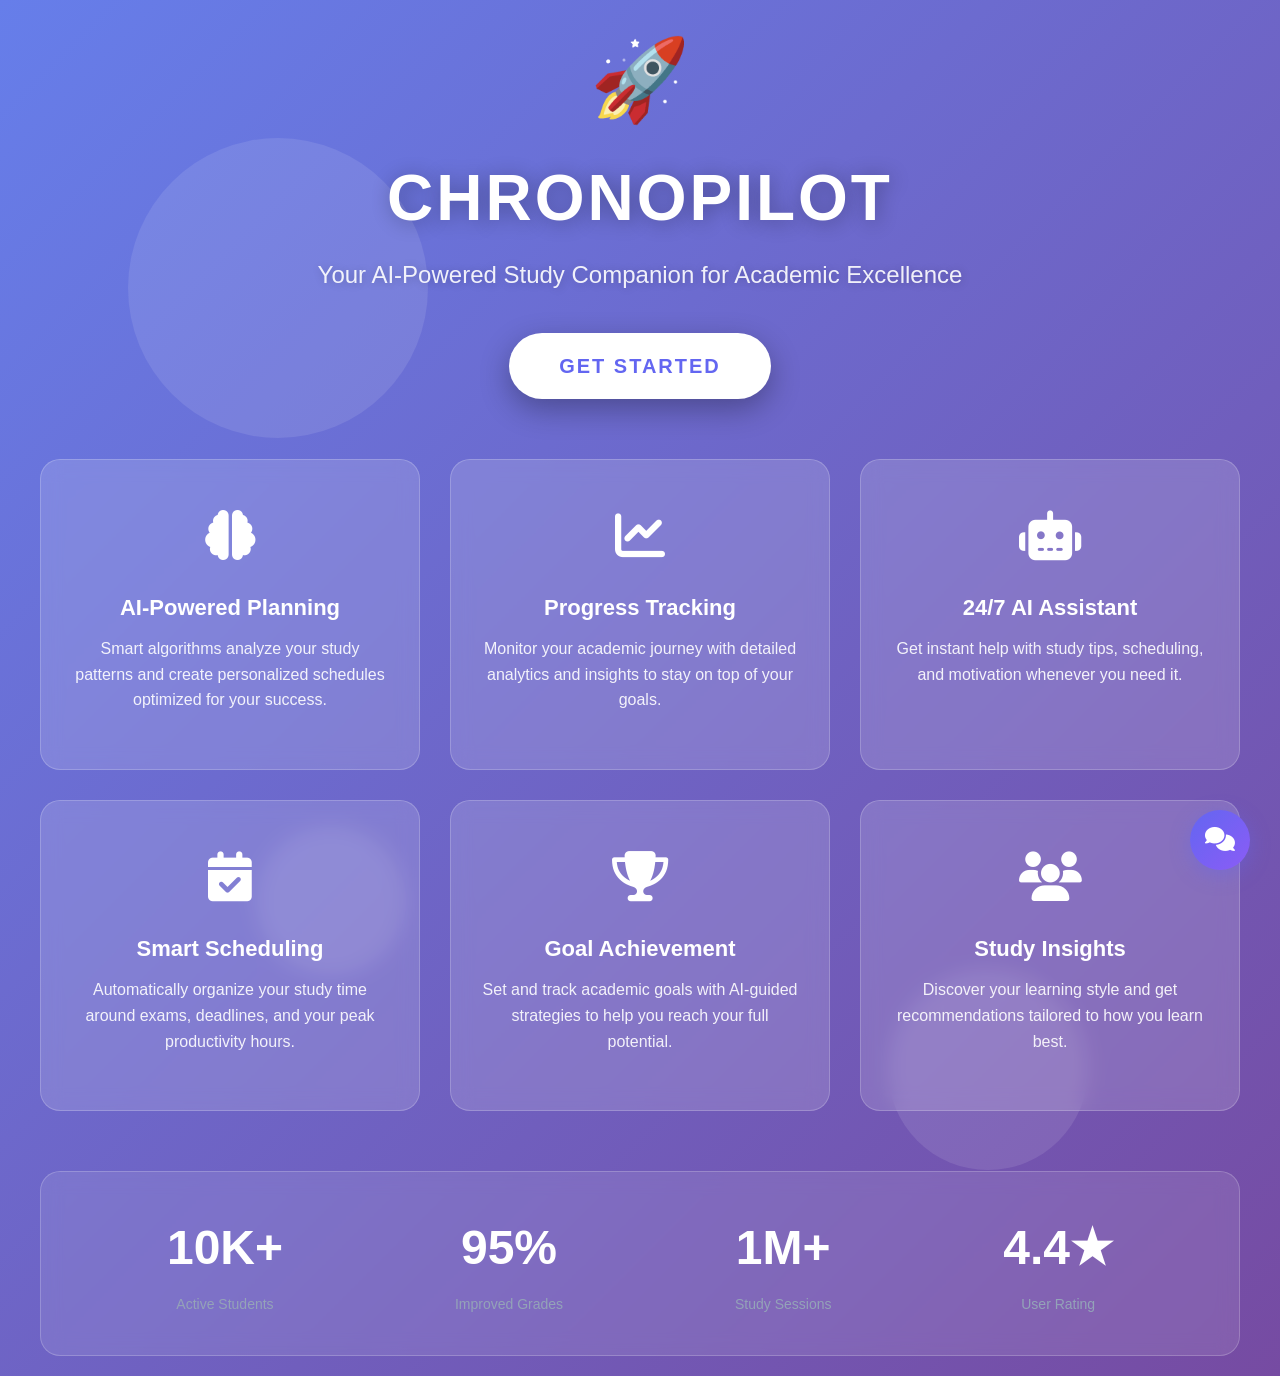
<file: templates/Neo_ui.html>
<!DOCTYPE html>
<html lang="en">
<head>
    <meta charset="UTF-8">
    <meta name="viewport" content="width=device-width, initial-scale=1.0">
    <title>CHRONOPILOT - AI Study Planner</title>
    <link href="https://cdn.jsdelivr.net/npm/bootstrap@5.3.0/dist/css/bootstrap.min.css" rel="stylesheet">
    <link rel="stylesheet" href="https://cdnjs.cloudflare.com/ajax/libs/font-awesome/6.4.0/css/all.min.css">
    <style>
        :root {
            --primary-color: #6366f1;
            --secondary-color: #8b5cf6;
            --dark-bg: #0f172a;
            --card-bg: #1e293b;
            --text-light: #e2e8f0;
        }

        * {
            margin: 0;
            padding: 0;
            box-sizing: border-box;
        }

        body {
            font-family: 'Segoe UI', Tahoma, Geneva, Verdana, sans-serif;
            background: linear-gradient(135deg, #667eea 0%, #764ba2 100%);
            min-height: 100vh;
            overflow-x: hidden;
        }

        /* Landing Page */
        .landing-page {
            min-height: 100vh;
            display: flex;
            align-items: center;
            justify-content: center;
            padding: 20px;
            position: relative;
            overflow: hidden;
        }

        .landing-bg {
            position: absolute;
            width: 100%;
            height: 100%;
            overflow: hidden;
        }

        .floating-shape {
            position: absolute;
            border-radius: 50%;
            opacity: 0.1;
            animation: float 20s infinite ease-in-out;
        }

        .shape-1 {
            width: 300px;
            height: 300px;
            background: white;
            top: 10%;
            left: 10%;
            animation-delay: 0s;
        }

        .shape-2 {
            width: 200px;
            height: 200px;
            background: white;
            bottom: 15%;
            right: 15%;
            animation-delay: 5s;
        }

        .shape-3 {
            width: 150px;
            height: 150px;
            background: white;
            top: 60%;
            left: 20%;
            animation-delay: 10s;
        }

        @keyframes float {
            0%, 100% { transform: translateY(0) rotate(0deg); }
            50% { transform: translateY(-30px) rotate(180deg); }
        }

        .landing-content {
            position: relative;
            z-index: 10;
            text-align: center;
            max-width: 1200px;
            width: 100%;
        }

        .landing-hero {
            margin-bottom: 60px;
        }

        .landing-logo {
            font-size: 80px;
            margin-bottom: 20px;
            animation: bounce 2s infinite;
        }

        @keyframes bounce {
            0%, 100% { transform: translateY(0); }
            50% { transform: translateY(-20px); }
        }

        .landing-title {
            font-size: 64px;
            font-weight: bold;
            color: white;
            margin-bottom: 20px;
            text-shadow: 2px 2px 20px rgba(0, 0, 0, 0.3);
            letter-spacing: 3px;
        }

        .landing-subtitle {
            font-size: 24px;
            color: rgba(255, 255, 255, 0.9);
            margin-bottom: 40px;
            text-shadow: 1px 1px 10px rgba(0, 0, 0, 0.2);
        }

        .cta-button {
            background: white;
            color: var(--primary-color);
            padding: 18px 50px;
            border-radius: 50px;
            font-size: 20px;
            font-weight: bold;
            border: none;
            cursor: pointer;
            box-shadow: 0 10px 30px rgba(0, 0, 0, 0.3);
            transition: all 0.3s;
            text-transform: uppercase;
            letter-spacing: 2px;
        }

        .cta-button:hover {
            transform: translateY(-5px);
            box-shadow: 0 15px 40px rgba(0, 0, 0, 0.4);
        }

        .features-grid {
            display: grid;
            grid-template-columns: repeat(auto-fit, minmax(280px, 1fr));
            gap: 30px;
            margin-top: 60px;
        }

        .feature-card {
            background: rgba(255, 255, 255, 0.15);
            backdrop-filter: blur(10px);
            border-radius: 20px;
            padding: 40px 30px;
            text-align: center;
            border: 1px solid rgba(255, 255, 255, 0.2);
            transition: all 0.3s;
        }

        .feature-card:hover {
            transform: translateY(-10px);
            background: rgba(255, 255, 255, 0.25);
            box-shadow: 0 20px 40px rgba(0, 0, 0, 0.3);
        }

        .feature-icon {
            font-size: 50px;
            color: white;
            margin-bottom: 20px;
        }

        .feature-title {
            font-size: 22px;
            font-weight: bold;
            color: white;
            margin-bottom: 15px;
        }

        .feature-description {
            color: rgba(255, 255, 255, 0.9);
            line-height: 1.6;
        }

        .stats-banner {
            display: flex;
            justify-content: space-around;
            margin-top: 60px;
            padding: 40px;
            background: rgba(255, 255, 255, 0.1);
            backdrop-filter: blur(10px);
            border-radius: 20px;
            border: 1px solid rgba(255, 255, 255, 0.2);
        }

        .stat-item {
            text-align: center;
        }

        .stat-number {
            font-size: 48px;
            font-weight: bold;
            color: white;
            margin-bottom: 10px;
        }

        .stat-label {
            color: rgba(255, 255, 255, 0.8);
            font-size: 16px;
        }

        /* Auth Pages */
        .auth-container {
            min-height: 100vh;
            display: flex;
            align-items: center;
            justify-content: center;
            padding: 20px;
        }

        .auth-card {
            background: rgba(255, 255, 255, 0.95);
            border-radius: 20px;
            padding: 40px;
            box-shadow: 0 20px 60px rgba(0, 0, 0, 0.3);
            max-width: 450px;
            width: 100%;
            backdrop-filter: blur(10px);
        }

        .logo-section {
            text-align: center;
            margin-bottom: 30px;
        }

        .logo-icon {
            font-size: 60px;
            background: linear-gradient(135deg, var(--primary-color), var(--secondary-color));
            background-clip: text;
            -webkit-background-clip: text;
            -webkit-text-fill-color: transparent;
            margin-bottom: 10px;
        }

        .logo-text {
            font-size: 32px;
            font-weight: bold;
            background: linear-gradient(135deg, var(--primary-color), var(--secondary-color));
            background-clip: text;
            -webkit-background-clip: text;
            -webkit-text-fill-color: transparent;
            letter-spacing: 2px;
        }

        .auth-subtitle {
            color: #64748b;
            margin-bottom: 30px;
            text-align: center;
        }

        .form-control {
            border-radius: 10px;
            padding: 12px 15px;
            border: 2px solid #e2e8f0;
            transition: all 0.3s;
        }

        .form-control:focus {
            border-color: var(--primary-color);
            box-shadow: 0 0 0 0.2rem rgba(99, 102, 241, 0.25);
        }

        .btn-primary {
            background: linear-gradient(135deg, var(--primary-color), var(--secondary-color));
            border: none;
            border-radius: 10px;
            padding: 12px;
            font-weight: 600;
            transition: transform 0.2s;
        }

        .btn-primary:hover {
            transform: translateY(-2px);
            box-shadow: 0 10px 20px rgba(99, 102, 241, 0.3);
        }

        /* Dashboard */
        .dashboard {
            display: none;
            background: var(--dark-bg);
            min-height: 100vh;
        }

        .dashboard.active {
            display: block;
        }

        .sidebar {
            background: var(--card-bg);
            height: 100vh;
            position: fixed;
            width: 260px;
            padding: 20px;
            box-shadow: 2px 0 10px rgba(0, 0, 0, 0.3);
            overflow-y: auto;
        }

        .sidebar-logo {
            text-align: center;
            margin-bottom: 30px;
            padding-bottom: 20px;
            border-bottom: 1px solid #334155;
        }

        .sidebar-logo h2 {
            color: var(--text-light);
            font-size: 24px;
            font-weight: bold;
        }

        .nav-item {
            margin-bottom: 10px;
        }

        .nav-link {
            color: #94a3b8;
            padding: 12px 15px;
            border-radius: 10px;
            display: flex;
            align-items: center;
            text-decoration: none;
            transition: all 0.3s;
        }

        .nav-link:hover, .nav-link.active {
            background: var(--primary-color);
            color: white;
        }

        .nav-link i {
            margin-right: 10px;
            width: 20px;
        }

        .main-content {
            margin-left: 260px;
            padding: 30px;
        }

        .top-bar {
            background: var(--card-bg);
            padding: 20px 30px;
            border-radius: 15px;
            margin-bottom: 30px;
            display: flex;
            justify-content: space-between;
            align-items: center;
        }

        .top-bar h1 {
            color: var(--text-light);
            margin: 0;
            font-size: 28px;
        }

        .user-info {
            display: flex;
            align-items: center;
            gap: 15px;
        }

        .user-avatar {
            width: 40px;
            height: 40px;
            border-radius: 50%;
            background: linear-gradient(135deg, var(--primary-color), var(--secondary-color));
            display: flex;
            align-items: center;
            justify-content: center;
            color: white;
            font-weight: bold;
        }

        .stats-grid {
            display: grid;
            grid-template-columns: repeat(auto-fit, minmax(250px, 1fr));
            gap: 20px;
            margin-bottom: 30px;
        }

        .stat-card {
            background: var(--card-bg);
            padding: 25px;
            border-radius: 15px;
            color: var(--text-light);
            transition: transform 0.3s;
        }

        .stat-card:hover {
            transform: translateY(-5px);
        }

        .stat-icon {
            font-size: 40px;
            margin-bottom: 15px;
            opacity: 0.8;
        }

        .stat-value {
            font-size: 32px;
            font-weight: bold;
            margin-bottom: 5px;
        }

        .stat-label {
            color: #94a3b8;
            font-size: 14px;
        }

        .content-card {
            background: var(--card-bg);
            border-radius: 15px;
            padding: 30px;
            margin-bottom: 20px;
        }

        .content-card h3 {
            color: var(--text-light);
            margin-bottom: 20px;
        }

        /* Chat Bot */
        .chat-button {
            position: fixed;
            bottom: 30px;
            right: 30px;
            width: 60px;
            height: 60px;
            border-radius: 50%;
            background: linear-gradient(135deg, var(--primary-color), var(--secondary-color));
            color: white;
            border: none;
            font-size: 24px;
            cursor: pointer;
            box-shadow: 0 5px 20px rgba(99, 102, 241, 0.4);
            transition: transform 0.3s;
            z-index: 1000;
        }

        .chat-button:hover {
            transform: scale(1.1);
        }

        .chat-container {
            position: fixed;
            bottom: 100px;
            right: 30px;
            width: 400px;
            height: 550px;
            background: var(--card-bg);
            border-radius: 20px;
            box-shadow: 0 10px 40px rgba(0, 0, 0, 0.3);
            display: none;
            flex-direction: column;
            z-index: 999;
            overflow: hidden;
        }

        .chat-container.active {
            display: flex;
        }

        .chat-header {
            background: linear-gradient(135deg, var(--primary-color), var(--secondary-color));
            color: white;
            padding: 20px;
            display: flex;
            justify-content: space-between;
            align-items: center;
        }

        .chat-header h4 {
            margin: 0;
            font-size: 18px;
        }

        .chat-close {
            background: none;
            border: none;
            color: white;
            font-size: 20px;
            cursor: pointer;
        }

        .chat-messages {
            flex: 1;
            padding: 20px;
            overflow-y: auto;
            background: #0f172a;
        }

        .message {
            margin-bottom: 15px;
            display: flex;
            gap: 10px;
        }

        .message.bot {
            flex-direction: row;
        }

        .message.user {
            flex-direction: row-reverse;
        }

        .message-avatar {
            width: 35px;
            height: 35px;
            border-radius: 50%;
            display: flex;
            align-items: center;
            justify-content: center;
            font-size: 16px;
            flex-shrink: 0;
        }

        .message.bot .message-avatar {
            background: linear-gradient(135deg, var(--primary-color), var(--secondary-color));
            color: white;
        }

        .message.user .message-avatar {
            background: #334155;
            color: white;
        }

        .message-content {
            max-width: 70%;
            padding: 12px 16px;
            border-radius: 15px;
            word-wrap: break-word;
        }

        .message.bot .message-content {
            background: var(--card-bg);
            color: var(--text-light);
            border-bottom-left-radius: 5px;
        }

        .message.user .message-content {
            background: linear-gradient(135deg, var(--primary-color), var(--secondary-color));
            color: white;
            border-bottom-right-radius: 5px;
        }

        .chat-input-container {
            padding: 20px;
            background: var(--card-bg);
            border-top: 1px solid #334155;
        }

        .chat-input-wrapper {
            display: flex;
            gap: 10px;
        }

        .chat-input {
            flex: 1;
            background: #0f172a;
            border: 1px solid #334155;
            border-radius: 25px;
            padding: 12px 20px;
            color: var(--text-light);
            outline: none;
        }

        .chat-input::placeholder {
            color: #64748b;
        }

        .chat-send {
            width: 45px;
            height: 45px;
            border-radius: 50%;
            background: linear-gradient(135deg, var(--primary-color), var(--secondary-color));
            border: none;
            color: white;
            cursor: pointer;
            transition: transform 0.2s;
        }

        .chat-send:hover {
            transform: scale(1.1);
        }

        .schedule-item {
            background: #0f172a;
            padding: 15px;
            border-radius: 10px;
            margin-bottom: 15px;
            border-left: 4px solid var(--primary-color);
        }

        .schedule-time {
            color: var(--primary-color);
            font-weight: bold;
            margin-bottom: 5px;
        }

        .schedule-title {
            color: var(--text-light);
            font-size: 16px;
            margin-bottom: 5px;
        }

        .schedule-subject {
            color: #94a3b8;
            font-size: 14px;
        }

        @media (max-width: 768px) {
            .landing-title {
                font-size: 40px;
            }

            .landing-subtitle {
                font-size: 18px;
            }

            .landing-logo {
                font-size: 60px;
            }

            .features-grid {
                grid-template-columns: 1fr;
            }

            .stats-banner {
                flex-direction: column;
                gap: 30px;
            }

            .sidebar {
                width: 70px;
            }

            .sidebar-logo h2, .nav-link span {
                display: none;
            }

            .main-content {
                margin-left: 70px;
            }

            .chat-container {
                width: calc(100% - 40px);
                right: 20px;
            }

            .stats-grid {
                grid-template-columns: 1fr;
            }
        }
    </style>
</head>
<body>
    <!-- Landing Page -->
    <div id="landingPage" class="landing-page">
        <div class="landing-bg">
            <div class="floating-shape shape-1"></div>
            <div class="floating-shape shape-2"></div>
            <div class="floating-shape shape-3"></div>
        </div>
        
        <div class="landing-content">
            <div class="landing-hero">
                <div class="landing-logo">🚀</div>
                <h1 class="landing-title">CHRONOPILOT</h1>
                <p class="landing-subtitle">Your AI-Powered Study Companion for Academic Excellence</p>
                <button class="cta-button" id="getStartedBtn">Get Started</button>
            </div>

            <div class="features-grid">
                <div class="feature-card">
                    <div class="feature-icon"><i class="fas fa-brain"></i></div>
                    <h3 class="feature-title">AI-Powered Planning</h3>
                    <p class="feature-description">Smart algorithms analyze your study patterns and create personalized schedules optimized for your success.</p>
                </div>
                <div class="feature-card">
                    <div class="feature-icon"><i class="fas fa-chart-line"></i></div>
                    <h3 class="feature-title">Progress Tracking</h3>
                    <p class="feature-description">Monitor your academic journey with detailed analytics and insights to stay on top of your goals.</p>
                </div>
                <div class="feature-card">
                    <div class="feature-icon"><i class="fas fa-robot"></i></div>
                    <h3 class="feature-title">24/7 AI Assistant</h3>
                    <p class="feature-description">Get instant help with study tips, scheduling, and motivation whenever you need it.</p>
                </div>
                <div class="feature-card">
                    <div class="feature-icon"><i class="fas fa-calendar-check"></i></div>
                    <h3 class="feature-title">Smart Scheduling</h3>
                    <p class="feature-description">Automatically organize your study time around exams, deadlines, and your peak productivity hours.</p>
                </div>
                <div class="feature-card">
                    <div class="feature-icon"><i class="fas fa-trophy"></i></div>
                    <h3 class="feature-title">Goal Achievement</h3>
                    <p class="feature-description">Set and track academic goals with AI-guided strategies to help you reach your full potential.</p>
                </div>
                <div class="feature-card">
                    <div class="feature-icon"><i class="fas fa-users"></i></div>
                    <h3 class="feature-title">Study Insights</h3>
                    <p class="feature-description">Discover your learning style and get recommendations tailored to how you learn best.</p>
                </div>
            </div>

            <div class="stats-banner">
                <div class="stat-item">
                    <div class="stat-number">10K+</div>
                    <div class="stat-label">Active Students</div>
                </div>
                <div class="stat-item">
                    <div class="stat-number">95%</div>
                    <div class="stat-label">Improved Grades</div>
                </div>
                <div class="stat-item">
                    <div class="stat-number">1M+</div>
                    <div class="stat-label">Study Sessions</div>
                </div>
                <div class="stat-item">
                    <div class="stat-number">4.4★</div>
                    <div class="stat-label">User Rating</div>
                </div>
            </div>
        </div>
    </div>

    <!-- Login Page -->
    <div id="loginPage" class="auth-container" style="display: none;">
        <div class="auth-card">
            <div class="logo-section">
                <div class="logo-icon"><i class="fas fa-rocket"></i></div>
                <h1 class="logo-text">CHRONOPILOT</h1>
            </div>
            <p class="auth-subtitle">AI-Powered Study Planning Assistant</p>
            <form id="loginForm">
                <div class="mb-3">
                    <label class="form-label">Email</label>
                    <input type="email" class="form-control" placeholder="Enter your email" required>
                </div>
                <div class="mb-3">
                    <label class="form-label">Password</label>
                    <input type="password" class="form-control" placeholder="Enter your password" required>
                </div>
                <div class="mb-3 form-check">
                    <input type="checkbox" class="form-check-input" id="rememberMe">
                    <label class="form-check-label" for="rememberMe">Remember me</label>
                </div>
                <button type="submit" class="btn btn-primary w-100 mb-3">Login</button>
                <div class="text-center">
                    <p class="mb-0">Don't have an account? <a href="#" id="showRegister" style="color: var(--primary-color); text-decoration: none; font-weight: 600;">Sign Up</a></p>
                </div>
            </form>
        </div>
    </div>

    <!-- Register Page -->
    <div id="registerPage" class="auth-container" style="display: none;">
        <div class="auth-card">
            <div class="logo-section">
                <div class="logo-icon"><i class="fas fa-rocket"></i></div>
                <h1 class="logo-text">CHRONOPILOT</h1>
            </div>
            <p class="auth-subtitle">Create Your Account</p>
            <form id="registerForm">
                <div class="mb-3">
                    <label class="form-label">Full Name</label>
                    <input type="text" class="form-control" placeholder="Enter your name" required>
                </div>
                <div class="mb-3">
                    <label class="form-label">Email</label>
                    <input type="email" class="form-control" placeholder="Enter your email" required>
                </div>
                <div class="mb-3">
                    <label class="form-label">Password</label>
                    <input type="password" class="form-control" placeholder="Create a password" required>
                </div>
                <div class="mb-3">
                    <label class="form-label">Confirm Password</label>
                    <input type="password" class="form-control" placeholder="Confirm your password" required>
                </div>
                <button type="submit" class="btn btn-primary w-100 mb-3">Create Account</button>
                <div class="text-center">
                    <p class="mb-0">Already have an account? <a href="#" id="showLogin" style="color: var(--primary-color); text-decoration: none; font-weight: 600;">Login</a></p>
                </div>
            </form>
        </div>
    </div>

    <!-- Dashboard -->
    <div id="dashboard" class="dashboard">
        <div class="sidebar">
            <div class="sidebar-logo">
                <h2><i class="fas fa-rocket"></i> CHRONOPILOT</h2>
            </div>
            <nav>
                <div class="nav-item">
                    <a href="#" class="nav-link active" data-page="home">
                        <i class="fas fa-home"></i>
                        <span>Dashboard</span>
                    </a>
                </div>
                <div class="nav-item">
                    <a href="#" class="nav-link" data-page="schedule">
                        <i class="fas fa-calendar-alt"></i>
                        <span>Schedule</span>
                    </a>
                </div>
                <div class="nav-item">
                    <a href="#" class="nav-link" data-page="subjects">
                        <i class="fas fa-book"></i>
                        <span>Subjects</span>
                    </a>
                </div>
                <div class="nav-item">
                    <a href="#" class="nav-link" data-page="progress">
                        <i class="fas fa-chart-line"></i>
                        <span>Progress</span>
                    </a>
                </div>
                <div class="nav-item">
                    <a href="#" class="nav-link" data-page="goals">
                        <i class="fas fa-bullseye"></i>
                        <span>Goals</span>
                    </a>
                </div>
                <div class="nav-item">
                    <a href="#" class="nav-link" data-page="settings">
                        <i class="fas fa-cog"></i>
                        <span>Settings</span>
                    </a>
                </div>
                <div class="nav-item mt-4">
                    <a href="#" class="nav-link" id="logoutBtn">
                        <i class="fas fa-sign-out-alt"></i>
                        <span>Logout</span>
                    </a>
                </div>
            </nav>
        </div>

        <div class="main-content">
            <div class="top-bar">
                <h1>Welcome back, Student!</h1>
                <div class="user-info">
                    <div class="user-avatar">S</div>
                    <span style="color: var(--text-light);">Student</span>
                </div>
            </div>

            <div class="stats-grid">
                <div class="stat-card">
                    <div class="stat-icon" style="color: #10b981;"><i class="fas fa-tasks"></i></div>
                    <div class="stat-value">12</div>
                    <div class="stat-label">Tasks Completed</div>
                </div>
                <div class="stat-card">
                    <div class="stat-icon" style="color: #f59e0b;"><i class="fas fa-clock"></i></div>
                    <div class="stat-value">24h</div>
                    <div class="stat-label">Study Time This Week</div>
                </div>
                <div class="stat-card">
                    <div class="stat-icon" style="color: #8b5cf6;"><i class="fas fa-trophy"></i></div>
                    <div class="stat-value">85%</div>
                    <div class="stat-label">Average Score</div>
                </div>
                <div class="stat-card">
                    <div class="stat-icon" style="color: #06b6d4;"><i class="fas fa-fire"></i></div>
                    <div class="stat-value">7</div>
                    <div class="stat-label">Day Streak</div>
                </div>
            </div>

            <div class="content-card">
                <h3><i class="fas fa-calendar-day"></i> Today's Schedule</h3>
                <div class="schedule-item">
                    <div class="schedule-time">9:00 AM - 10:30 AM</div>
                    <div class="schedule-title">Mathematics - Calculus</div>
                    <div class="schedule-subject">Chapter 5: Integration Techniques</div>
                </div>
                <div class="schedule-item">
                    <div class="schedule-time">11:00 AM - 12:00 PM</div>
                    <div class="schedule-title">Physics - Quantum Mechanics</div>
                    <div class="schedule-subject">Wave Functions and Operators</div>
                </div>
                <div class="schedule-item">
                    <div class="schedule-time">2:00 PM - 3:30 PM</div>
                    <div class="schedule-title">Computer Science - Algorithms</div>
                    <div class="schedule-subject">Dynamic Programming</div>
                </div>
            </div>

            <div class="content-card">
                <h3><i class="fas fa-lightbulb"></i> AI Recommendations</h3>
                <p style="color: #94a3b8; margin-bottom: 15px;">Based on your study patterns, here are some personalized recommendations:</p>
                <ul style="color: var(--text-light); line-height: 2;">
                    <li>Focus more on Physics this week - you have an exam coming up</li>
                    <li>Take a 15-minute break after 45 minutes of study for optimal retention</li>
                    <li>Review Calculus Chapter 3 - it's been a while since your last revision</li>
                    <li>Your best study time is 9 AM - 12 PM based on performance data</li>
                </ul>
            </div>
        </div>
    </div>

    <!-- Chat Bot -->
    <button class="chat-button" id="chatToggle">
        <i class="fas fa-comments"></i>
    </button>

    <div class="chat-container" id="chatContainer">
        <div class="chat-header">
            <div>
                <h4><i class="fas fa-robot"></i> AI Study Assistant</h4>
                <small>Always here to help you learn</small>
            </div>
            <button class="chat-close" id="chatClose">
                <i class="fas fa-times"></i>
            </button>
        </div>
        <div class="chat-messages" id="chatMessages">
            <div class="message bot">
                <div class="message-avatar"><i class="fas fa-robot"></i></div>
                <div class="message-content">
                    Hello! I'm your AI study assistant. I can help you with scheduling, study tips, and answering questions. How can I assist you today?
                </div>
            </div>
        </div>
        <div class="chat-input-container">
            <div class="chat-input-wrapper">
                <input type="text" class="chat-input" id="chatInput" placeholder="Type your message...">
                <button class="chat-send" id="chatSend">
                    <i class="fas fa-paper-plane"></i>
                </button>
            </div>
        </div>
    </div>

    <script src="https://cdn.jsdelivr.net/npm/bootstrap@5.3.0/dist/js/bootstrap.bundle.min.js"></script>
    <script>
        // Page Navigation
        const landingPage = document.getElementById('landingPage');
        const loginPage = document.getElementById('loginPage');
        const registerPage = document.getElementById('registerPage');
        const dashboard = document.getElementById('dashboard');
        const getStartedBtn = document.getElementById('getStartedBtn');

        // Get Started Button
        getStartedBtn.addEventListener('click', () => {
            landingPage.style.display = 'none';
            loginPage.style.display = 'flex';
        });

        // Auth System
        const loginForm = document.getElementById('loginForm');
        const registerForm = document.getElementById('registerForm');
        const showRegister = document.getElementById('showRegister');
        const showLogin = document.getElementById('showLogin');
        const logoutBtn = document.getElementById('logoutBtn');

        showRegister.addEventListener('click', (e) => {
            e.preventDefault();
            loginPage.style.display = 'none';
            registerPage.style.display = 'flex';
        });

        showLogin.addEventListener('click', (e) => {
            e.preventDefault();
            registerPage.style.display = 'none';
            loginPage.style.display = 'flex';
        });

        loginForm.addEventListener('submit', (e) => {
            e.preventDefault();
            loginPage.style.display = 'none';
            dashboard.classList.add('active');
        });

        registerForm.addEventListener('submit', (e) => {
            e.preventDefault();
            registerPage.style.display = 'none';
            dashboard.classList.add('active');
        });

        logoutBtn.addEventListener('click', (e) => {
            e.preventDefault();
            dashboard.classList.remove('active');
            landingPage.style.display = 'flex';
        });

        // Chat Bot
        const chatToggle = document.getElementById('chatToggle');
        const chatContainer = document.getElementById('chatContainer');
        const chatClose = document.getElementById('chatClose');
        const chatInput = document.getElementById('chatInput');
        const chatSend = document.getElementById('chatSend');
        const chatMessages = document.getElementById('chatMessages');

        chatToggle.addEventListener('click', () => {
            chatContainer.classList.add('active');
        });

        chatClose.addEventListener('click', () => {
            chatContainer.classList.remove('active');
        });

        function addMessage(content, isUser = false) {
            const messageDiv = document.createElement('div');
            messageDiv.className = `message ${isUser ? 'user' : 'bot'}`;
            
            const avatar = document.createElement('div');
            avatar.className = 'message-avatar';
            avatar.innerHTML = isUser ? '<i class="fas fa-user"></i>' : '<i class="fas fa-robot"></i>';
            
            const messageContent = document.createElement('div');
            messageContent.className = 'message-content';
            messageContent.textContent = content;
            
            messageDiv.appendChild(avatar);
            messageDiv.appendChild(messageContent);
            chatMessages.appendChild(messageDiv);
            chatMessages.scrollTop = chatMessages.scrollHeight;
        }

        function getBotResponse(userMessage) {
            const msg = userMessage.toLowerCase();
            
            if (msg.includes('schedule') || msg.includes('timetable')) {
                return "I can help you create a personalized study schedule! Would you like me to generate one based on your upcoming exams and current subjects?";
            } else if (msg.includes('exam') || msg.includes('test')) {
                return "I can help you prepare for exams. I recommend starting with active recall techniques and spaced repetition. Would you like me to create a revision plan?";
            } else if (msg.includes('break') || msg.includes('rest')) {
                return "Taking breaks is crucial! I recommend the Pomodoro Technique: 25 minutes of focused study followed by a 5-minute break. After 4 sessions, take a longer 15-30 minute break.";
            } else if (msg.includes('motivation') || msg.includes('tired')) {
                return "Remember why you started! Break your goals into smaller tasks and celebrate small wins. You're doing great, and I'm here to help you succeed!";
            } else if (msg.includes('hello') || msg.includes('hi')) {
                return "Hello! How can I help you with your studies today?";
            } else if (msg.includes('help')) {
                return "I can assist you with: creating study schedules, exam preparation tips, subject recommendations, progress tracking, and motivation. What would you like help with?";
            } else {
                return "That's a great question! I'm analyzing your study patterns to provide the best advice. Could you provide more details about what you'd like help with?";
            }
        }

        function sendMessage() {
            const message = chatInput.value.trim();
            if (message) {
                addMessage(message, true);
                chatInput.value = '';
                
                setTimeout(() => {
                    const response = getBotResponse(message);
                    addMessage(response, false);
                }, 1000);
            }
        }

        chatSend.addEventListener('click', sendMessage);
        chatInput.addEventListener('keypress', (e) => {
            if (e.key === 'Enter') {
                sendMessage();
            }
        });

        // Navigation
        const navLinks = document.querySelectorAll('.nav-link[data-page]');
        navLinks.forEach(link => {
            link.addEventListener('click', (e) => {
                e.preventDefault();
                navLinks.forEach(l => l.classList.remove('active'));
                link.classList.add('active');
            });
        });
    </script>
</body>
</html>
</file>
